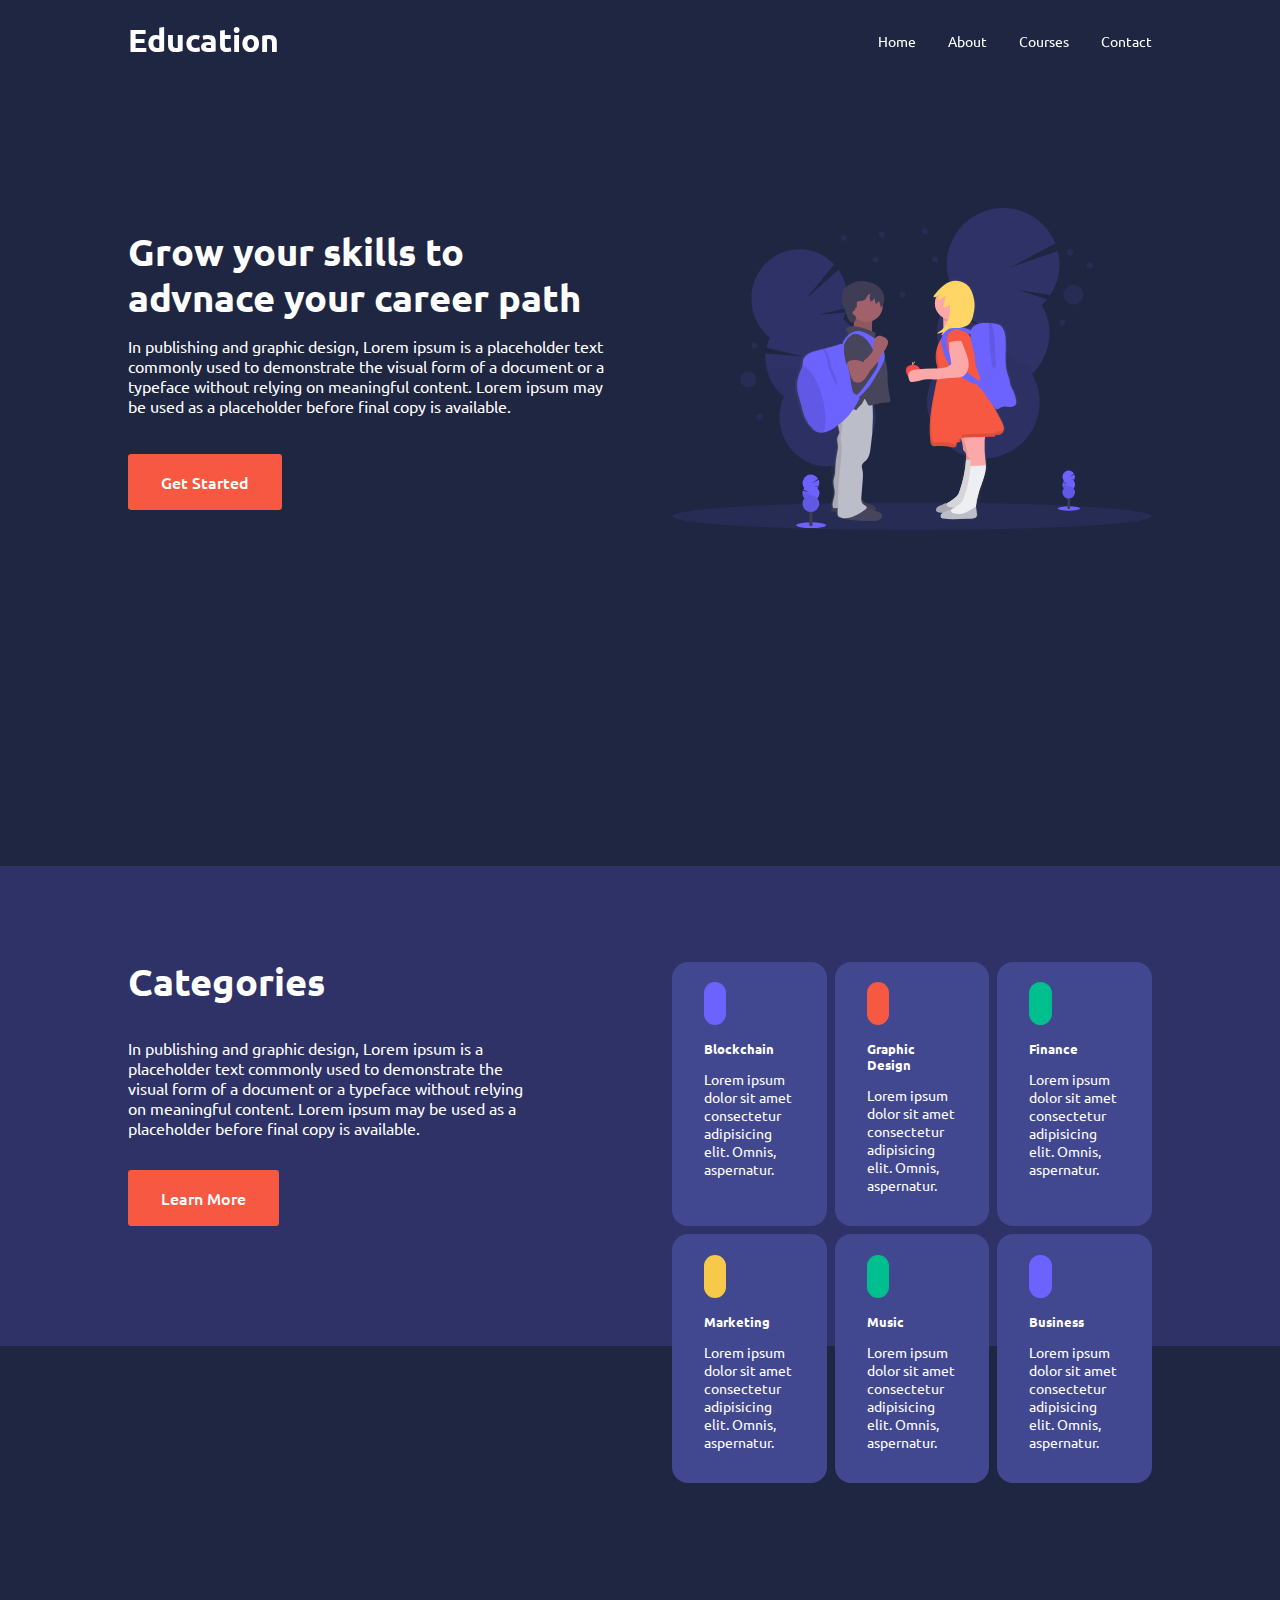
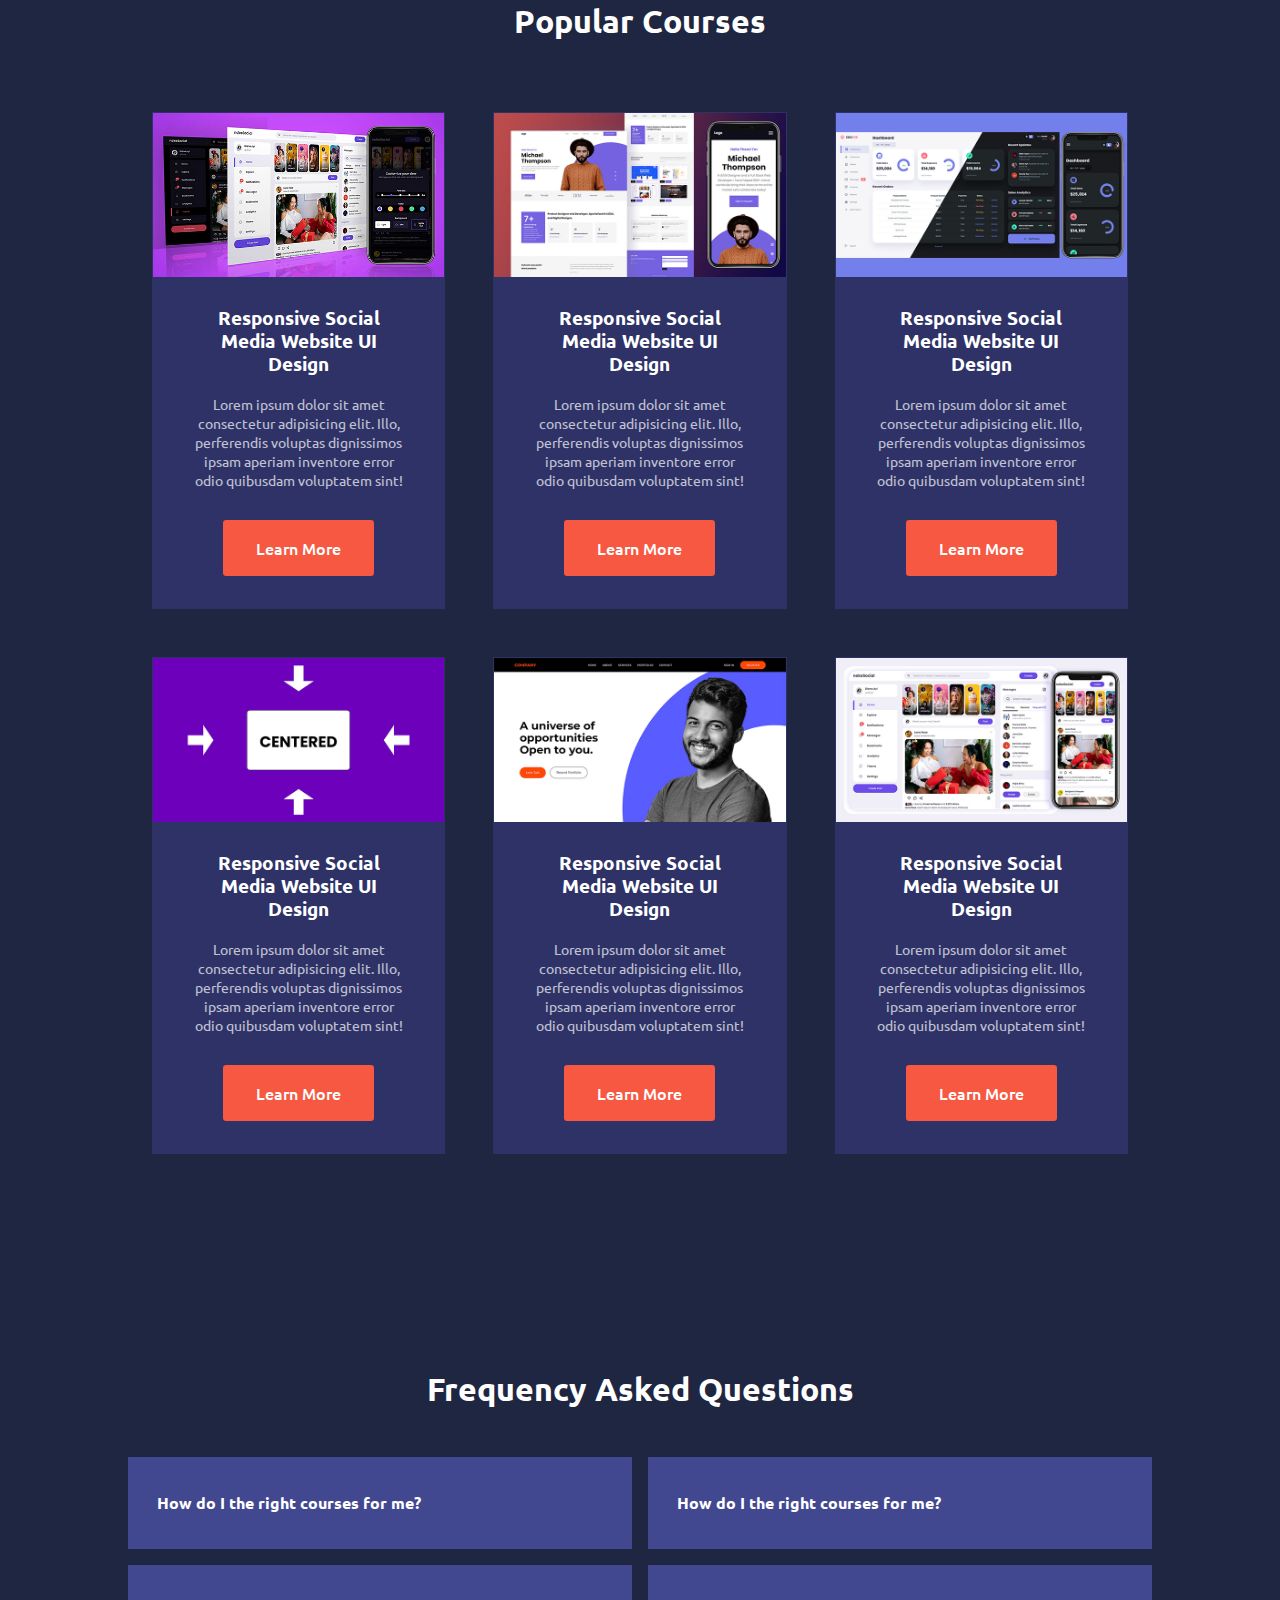
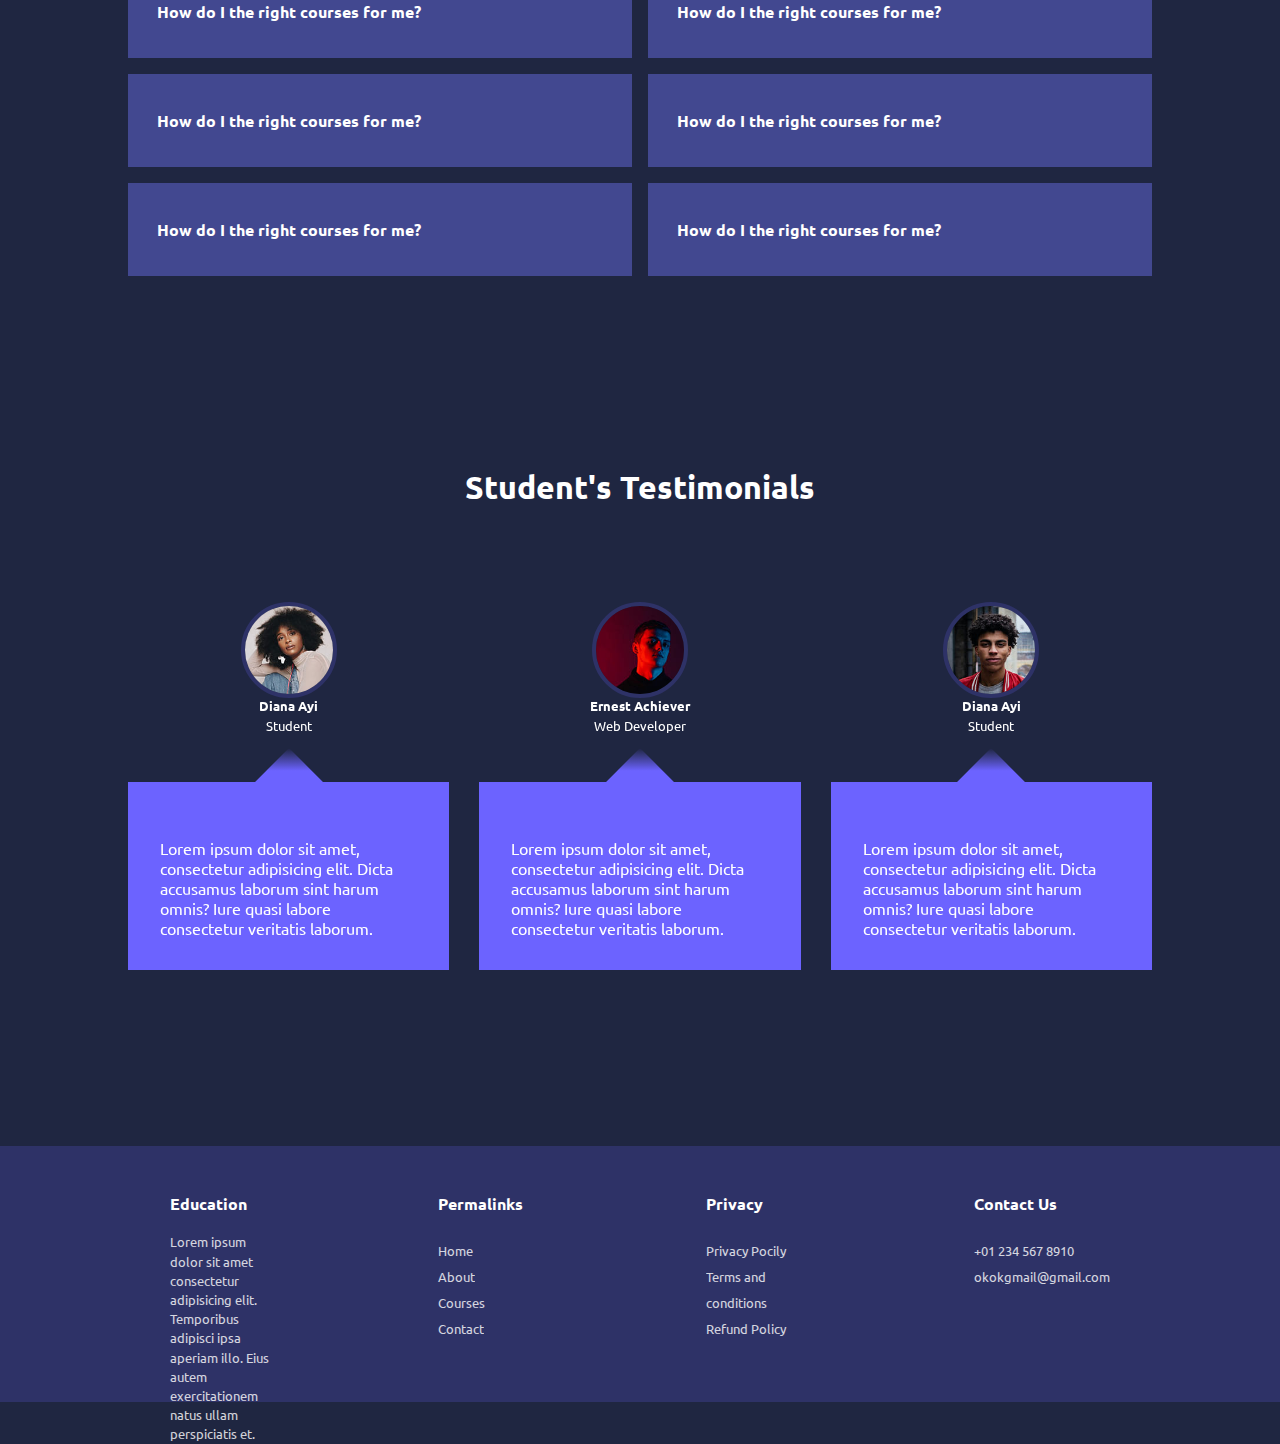
<file: index.html>
<!DOCTYPE html>
<html lang="en">

<head>
  <meta charset="UTF-8">
  <meta http-equiv="X-UA-Compatible" content="IE=edge">
  <meta name="viewport" content="width=device-width, initial-scale=1.0">
  <title>Education School Template</title>

  <!-- ICONSCOUT CDN -->
  <link rel="stylesheet" href="https://unicons.iconscout.com/release/v2.1.6/css/unicons.css">

  <!-- SWIPER JS -->
  <link rel="stylesheet" href="https://unpkg.com/swiper@8/swiper-bundle.min.css" />

  <!-- CUSTOM CSS -->
  <link rel="stylesheet" href="/css/styles.css">
</head>

<body>



  <!-- HEADER -->
  <nav>
    <div class="container nav-container">
      <a href="index.html">
        <h4>Education</h4>
      </a>
      <ul class="nav-menu">
        <li><a href="index.html">Home</a></li>
        <li><a href="about.html">About</a></li>
        <li><a href="courses.html">Courses</a></li>
        <li><a href="contact.html">Contact</a></li>
      </ul>
      <button class="open-menu-btn"><i class="uil uil-list-ui-alt"></i></button>
      <button class="close-menu-btn"><i class="uil uil-times"></i></button>
    </div>
  </nav>



  <!-- HERO -->
  <section class="hero">
    <div class="container hero-container">
      <div class="hero-left">
        <h1>Grow your skills to advnace your career path</h1>
        <p>In publishing and graphic design, Lorem ipsum is a placeholder text commonly used to demonstrate the visual
          form of a document or a typeface without relying on meaningful content. Lorem ipsum may be used as a
          placeholder before final copy is available.</p>
        <a href="index.html" class="btn btn-primary">Get Started</a>
      </div>
      <div class="hero-right">
        <div class="hero-right-image">
          <img src="/images/hero.svg" alt="hero-image">
        </div>
      </div>
    </div>
  </section>



  <!-- CATEGORIES -->
  <section class="categories">
    <div class="container categories-container">
      <div class="categories-left">
        <h1>Categories</h1>
        <p>In publishing and graphic design, Lorem ipsum is a placeholder text commonly used to demonstrate the visual
          form of a document or a typeface without relying on meaningful content. Lorem ipsum may be used as a
          placeholder before final copy is available.</p>
        <a href="#" class="btn btn-primary">Learn More</a>
      </div>
      <div class="categories-right">
        <article class="category">
          <span class="category-icon"><i class="uil uil-bitcoin-circle"></i></span>
          <h5>Blockchain</h5>
          <p>Lorem ipsum dolor sit amet consectetur adipisicing elit. Omnis, aspernatur.</p>
        </article>

        <article class="category">
          <span class="category-icon"><i class="uil uil-palette"></i></span>
          <h5>Graphic Design</h5>
          <p>Lorem ipsum dolor sit amet consectetur adipisicing elit. Omnis, aspernatur.</p>
        </article>

        <article class="category">
          <span class="category-icon"><i class="uil uil-usd-circle"></i></span>
          <h5>Finance</h5>
          <p>Lorem ipsum dolor sit amet consectetur adipisicing elit. Omnis, aspernatur.</p>
        </article>

        <article class="category">
          <span class="category-icon"><i class="uil uil-megaphone"></i></span>
          <h5>Marketing</h5>
          <p>Lorem ipsum dolor sit amet consectetur adipisicing elit. Omnis, aspernatur.</p>
        </article>

        <article class="category">
          <span class="category-icon"><i class="uil uil-music"></i></span>
          <h5>Music</h5>
          <p>Lorem ipsum dolor sit amet consectetur adipisicing elit. Omnis, aspernatur.</p>
        </article>

        <article class="category">
          <span class="category-icon"><i class="uil uil-puzzle-piece"></i></span>
          <h5>Business</h5>
          <p>Lorem ipsum dolor sit amet consectetur adipisicing elit. Omnis, aspernatur.</p>
        </article>
      </div>
    </div>
  </section>



  <!-- COURSES -->
  <section class="courses">
    <h2>Popular Courses</h2>
    <div class="container courses-container">
      <article class="course">
        <img src="/images/course1.jpg" alt="">
        <h3>Responsive Social Media Website UI Design</h3>
        <p>Lorem ipsum dolor sit amet consectetur adipisicing elit. Illo, perferendis voluptas dignissimos ipsam aperiam
          inventore error odio quibusdam voluptatem sint!</p>
        <a href="#" class="btn btn-primary">Learn More</a>
      </article>

      <article class="course">
        <img src="/images/course2.jpg" alt="">
        <h3>Responsive Social Media Website UI Design</h3>
        <p>Lorem ipsum dolor sit amet consectetur adipisicing elit. Illo, perferendis voluptas dignissimos ipsam aperiam
          inventore error odio quibusdam voluptatem sint!</p>
        <a href="#" class="btn btn-primary">Learn More</a>
      </article>

      <article class="course">
        <img src="/images/course3.jpg" alt="">
        <h3>Responsive Social Media Website UI Design</h3>
        <p>Lorem ipsum dolor sit amet consectetur adipisicing elit. Illo, perferendis voluptas dignissimos ipsam aperiam
          inventore error odio quibusdam voluptatem sint!</p>
        <a href="#" class="btn btn-primary">Learn More</a>
      </article>

      <article class="course">
        <img src="/images/course4.jpg" alt="">
        <h3>Responsive Social Media Website UI Design</h3>
        <p>Lorem ipsum dolor sit amet consectetur adipisicing elit. Illo, perferendis voluptas dignissimos ipsam aperiam
          inventore error odio quibusdam voluptatem sint!</p>
        <a href="#" class="btn btn-primary">Learn More</a>
      </article>

      <article class="course">
        <img src="/images/course5.jpg" alt="">
        <h3>Responsive Social Media Website UI Design</h3>
        <p>Lorem ipsum dolor sit amet consectetur adipisicing elit. Illo, perferendis voluptas dignissimos ipsam aperiam
          inventore error odio quibusdam voluptatem sint!</p>
        <a href="#" class="btn btn-primary">Learn More</a>
      </article>

      <article class="course">
        <img src="/images/course6.jpg" alt="">
        <h3>Responsive Social Media Website UI Design</h3>
        <p>Lorem ipsum dolor sit amet consectetur adipisicing elit. Illo, perferendis voluptas dignissimos ipsam aperiam
          inventore error odio quibusdam voluptatem sint!</p>
        <a href="#" class="btn btn-primary">Learn More</a>
      </article>
    </div>
  </section>



  <!-- FAQ -->
  <section class="faqs">
    <h2>Frequency Asked Questions</h2>
    <div class="container faqs-container">
      <article class="faq">
        <div class="faq-icon"><i class="uil uil-plus"></i></div>
        <div class="question-answer">
          <h4>How do I the right courses for me?</h4>
          <p>Lorem ipsum dolor sit amet consectetur, adipisicing elit. Repellendus eius consequuntur aliquam odit rerum
            porro deserunt, at magnam enim eligendi impedit voluptatum aspernatur? Quisquam ducimus alias a hic animi
            minima eos debitis consectetur laudantium nihil commodi cumque explicabo tempore voluptatum, molestias
            aperiam dicta, illum corporis tempora quae quibusdam possimus eum.</p>
        </div>
      </article>

      <article class="faq">
        <div class="faq-icon"><i class="uil uil-plus"></i></div>
        <div class="question-answer">
          <h4>How do I the right courses for me?</h4>
          <p>Lorem ipsum dolor sit amet consectetur adipisicing elit. Nihil aspernatur qui suscipit excepturi numquam
            praesentium in facere cupiditate neque vitae.</p>
        </div>
      </article>

      <article class="faq">
        <div class="faq-icon"><i class="uil uil-plus"></i></div>
        <div class="question-answer">
          <h4>How do I the right courses for me?</h4>
          <p>Lorem ipsum dolor sit amet consectetur adipisicing elit. Nihil aspernatur qui suscipit excepturi numquam
            praesentium in facere cupiditate neque vitae.</p>
        </div>
      </article>

      <article class="faq">
        <div class="faq-icon"><i class="uil uil-plus"></i></div>
        <div class="question-answer">
          <h4>How do I the right courses for me?</h4>
          <p>Lorem ipsum dolor sit amet consectetur adipisicing elit. Nihil aspernatur qui suscipit excepturi numquam
            praesentium in facere cupiditate neque vitae.</p>
        </div>
      </article>

      <article class="faq">
        <div class="faq-icon"><i class="uil uil-plus"></i></div>
        <div class="question-answer">
          <h4>How do I the right courses for me?</h4>
          <p>Lorem ipsum dolor sit amet consectetur adipisicing elit. Nihil aspernatur qui suscipit excepturi numquam
            praesentium in facere cupiditate neque vitae.</p>
        </div>
      </article>

      <article class="faq">
        <div class="faq-icon"><i class="uil uil-plus"></i></div>
        <div class="question-answer">
          <h4>How do I the right courses for me?</h4>
          <p>Lorem ipsum dolor sit amet consectetur adipisicing elit. Nihil aspernatur qui suscipit excepturi numquam
            praesentium in facere cupiditate neque vitae.</p>
        </div>
      </article>

      <article class="faq">
        <div class="faq-icon"><i class="uil uil-plus"></i></div>
        <div class="question-answer">
          <h4>How do I the right courses for me?</h4>
          <p>Lorem ipsum dolor sit amet consectetur adipisicing elit. Nihil aspernatur qui suscipit excepturi numquam
            praesentium in facere cupiditate neque vitae.</p>
        </div>
      </article>

      <article class="faq">
        <div class="faq-icon"><i class="uil uil-plus"></i></div>
        <div class="question-answer">
          <h4>How do I the right courses for me?</h4>
          <p>Lorem ipsum dolor sit amet consectetur adipisicing elit. Nihil aspernatur qui suscipit excepturi numquam
            praesentium in facere cupiditate neque vitae.</p>
        </div>
      </article>
    </div>
  </section>



  <!-- TESTIMONIALS -->
  <section class="container testimonials-container mySwiper">
    <h2>Student's Testimonials</h2>
    <div class="swiper-wrapper">
      <article class="testimonial swiper-slide">
        <div class="avatar">
          <img src="/images/avatar1.jpg" alt="avatar1">
        </div>
        <div class="testimonial-info">
          <h5>Diana Ayi</h5>
          <small>Student</small>
        </div>
        <div class="testimonial-body">
          <p>Lorem ipsum dolor sit amet, consectetur adipisicing elit. Dicta accusamus laborum sint harum omnis? Iure
            quasi labore consectetur veritatis laborum.</p>
        </div>
      </article>

      <article class="testimonial swiper-slide">
        <div class="avatar">
          <img src="/images/avatar2.jpg" alt="avatar2">
        </div>
        <div class="testimonial-info">
          <h5>Ernest Achiever</h5>
          <small>Web Developer</small>
        </div>
        <div class="testimonial-body">
          <p>Lorem ipsum dolor sit amet, consectetur adipisicing elit. Dicta accusamus laborum sint harum omnis? Iure
            quasi labore consectetur veritatis laborum.</p>
        </div>
      </article>

      <article class="testimonial swiper-slide">
        <div class="avatar">
          <img src="/images/avatar3.jpg" alt="avatar3">
        </div>
        <div class="testimonial-info">
          <h5>Diana Ayi</h5>
          <small>Student</small>
        </div>
        <div class="testimonial-body">
          <p>Lorem ipsum dolor sit amet, consectetur adipisicing elit. Dicta accusamus laborum sint harum omnis? Iure
            quasi labore consectetur veritatis laborum.</p>
        </div>
      </article>

      <article class="testimonial swiper-slide">
        <div class="avatar">
          <img src="/images/avatar4.jpg" alt="avatar1">
        </div>
        <div class="testimonial-info">
          <h5>Hajia Bintu</h5>
          <small>Student</small>
        </div>
        <div class="testimonial-body">
          <p>Lorem ipsum dolor sit amet, consectetur adipisicing elit. Dicta accusamus laborum sint harum omnis? Iure
            quasi labore consectetur veritatis laborum.</p>
        </div>
      </article>

      <article class="testimonial swiper-slide">
        <div class="avatar">
          <img src="/images/avatar1.jpg" alt="avatar1">
        </div>
        <div class="testimonial-info">
          <h5>Diana Ayi</h5>
          <small>Student</small>
        </div>
        <div class="testimonial-body">
          <p>Lorem ipsum dolor sit amet, consectetur adipisicing elit. Dicta accusamus laborum sint harum omnis? Iure
            quasi labore consectetur veritatis laborum.</p>
        </div>
      </article>

      <article class="testimonial swiper-slide">
        <div class="avatar">
          <img src="/images/avatar2.jpg" alt="avatar2">
        </div>
        <div class="testimonial-info">
          <h5>Ernest Achiever</h5>
          <small>Web Developer</small>
        </div>
        <div class="testimonial-body">
          <p>Lorem ipsum dolor sit amet, consectetur adipisicing elit. Dicta accusamus laborum sint harum omnis? Iure
            quasi labore consectetur veritatis laborum.</p>
        </div>
      </article>

      <article class="testimonial swiper-slide">
        <div class="avatar">
          <img src="/images/avatar3.jpg" alt="avatar3">
        </div>
        <div class="testimonial-info">
          <h5>Diana Ayi</h5>
          <small>Student</small>
        </div>
        <div class="testimonial-body">
          <p>Lorem ipsum dolor sit amet, consectetur adipisicing elit. Dicta accusamus laborum sint harum omnis? Iure
            quasi labore consectetur veritatis laborum.</p>
        </div>
      </article>

      <article class="testimonial swiper-slide">
        <div class="avatar">
          <img src="/images/avatar4.jpg" alt="avatar1">
        </div>
        <div class="testimonial-info">
          <h5>Hajia Bintu</h5>
          <small>Student</small>
        </div>
        <div class="testimonial-body">
          <p>Lorem ipsum dolor sit amet, consectetur adipisicing elit. Dicta accusamus laborum sint harum omnis? Iure
            quasi labore consectetur veritatis laborum.</p>
        </div>
      </article>
    </div>
  </section>



  <!-- FOOTER -->
  <footer>
    <div class="container footer-container">
      <div class="part">
        <h4>Education</h4>
        <p>Lorem ipsum dolor sit amet consectetur adipisicing elit. Temporibus adipisci ipsa aperiam illo. Eius autem
          exercitationem natus ullam perspiciatis et.</p>
      </div>

      <div class="part">
        <h4>Permalinks</h4>
        <ul>
          <li><a href="index.html">Home</a></li>
          <li><a href="about.html">About</a></li>
          <li><a href="courses.html">Courses</a></li>
          <li><a href="contact.html">Contact</a></li>
        </ul>
      </div>

      <div class="part">
        <h4>Privacy</h4>
        <ul>
          <li><a href="#">Privacy Pocily</a></li>
          <li><a href="#">Terms and conditions</a></li>
          <li><a href="#">Refund Policy</a></li>
        </ul>
      </div>

      <div class="part">
        <h4>Contact Us</h4>
        <ul>
          <li><a href="#">+01 234 567 8910</a></li>
          <li><a href="">okokgmail@gmail.com</a></li>
        </ul>
        <div class="social">
          <i class="uil uil-facebook-f"></i>
          <i class="uil uil-instagram-alt"></i>
          <i class="uil uil-twitter"></i>
          <i class="uil uil-linkedin-alt"></i>
        </div>
      </div>
    </div>
  </footer>



  <!-- SWIPER JS -->
  <script src="https://unpkg.com/swiper@8/swiper-bundle.min.js"></script>

  <!-- CUSTOM JS -->
  <script src="/js/main.js"></script>

</body>

</html>
</file>
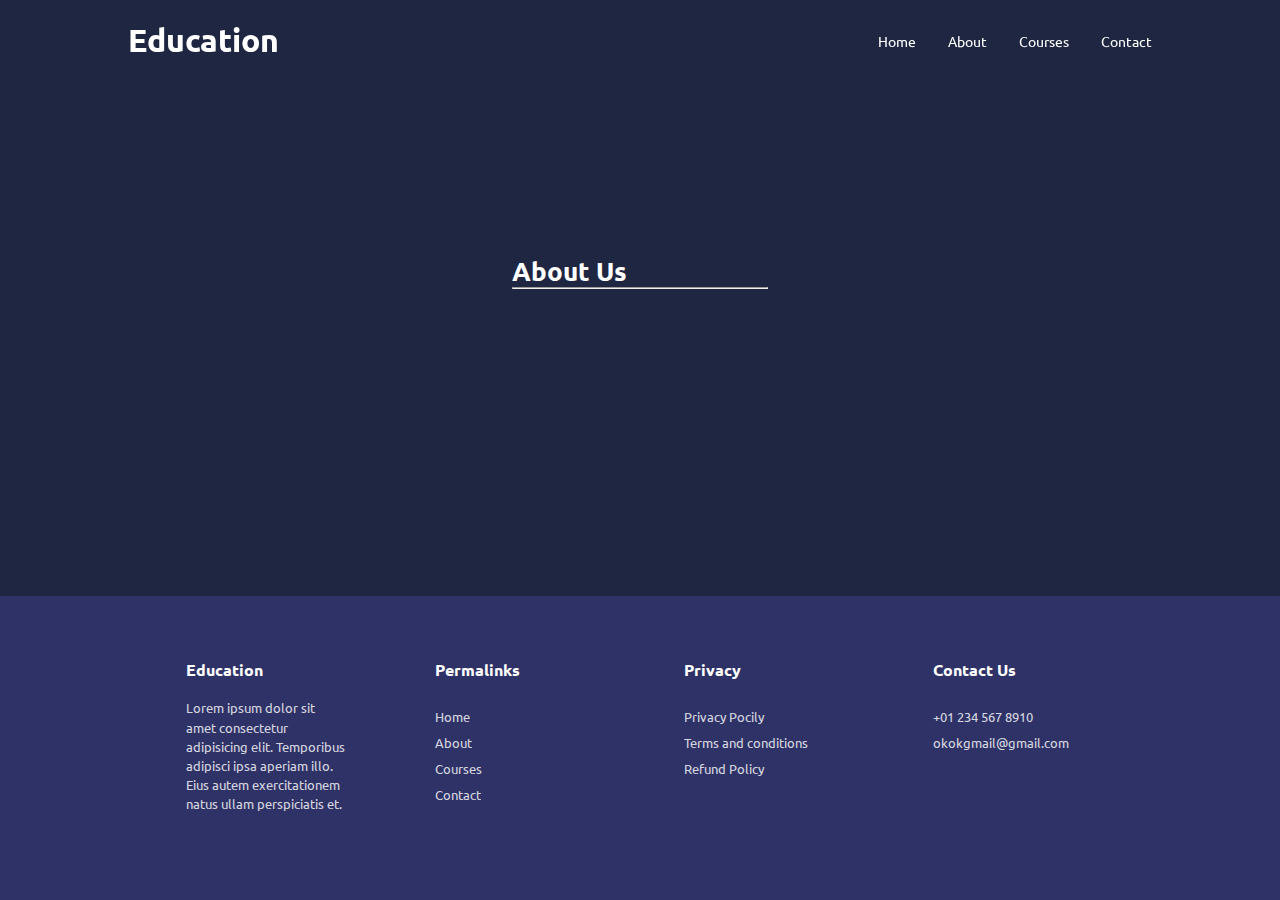
<file: about.html>
<!DOCTYPE html>
<html lang="en">

<head>
    <meta charset="UTF-8">
    <meta http-equiv="X-UA-Compatible" content="IE=edge">
    <meta name="viewport" content="width=device-width, initial-scale=1.0">
    <title>About Us Page</title>

    <!-- ICONSCOUT CDN -->
    <link rel="stylesheet" href="https://unicons.iconscout.com/release/v2.1.6/css/unicons.css">

    <link rel="stylesheet" href="/css/about.css">
</head>

<body>



    <!-- HEADER -->
    <nav>
        <div class="container nav-container">
            <a href="index.html">
                <h4>Education</h4>
            </a>
            <ul class="nav-menu">
                <li><a href="index.html">Home</a></li>
                <li><a href="about.html">About</a></li>
                <li><a href="courses.html">Courses</a></li>
                <li><a href="contact.html">Contact</a></li>
            </ul>
            <button id="open-menu-btn"><i class="uil uil-list-ui-alt"></i></button>
            <button class="close-menu-btn"><i class="uil uil-times"></i></button>
        </div>
    </nav>



    <!-- HERO -->
    <section class="hero">
        <div class="container hero-container">
            <h3>About Us</h3>
            <hr>
        </div>
    </section>


    <!-- FOOTER -->
    <footer>
        <div class="container footer-container">
            <div class="part">
                <h4>Education</h4>
                <p>Lorem ipsum dolor sit amet consectetur adipisicing elit. Temporibus adipisci ipsa aperiam illo. Eius
                    autem
                    exercitationem natus ullam perspiciatis et.</p>
            </div>

            <div class="part">
                <h4>Permalinks</h4>
                <ul>
                    <li><a href="index.html">Home</a></li>
                    <li><a href="about.html">About</a></li>
                    <li><a href="courses.html">Courses</a></li>
                    <li><a href="contact.html">Contact</a></li>
                </ul>
            </div>

            <div class="part">
                <h4>Privacy</h4>
                <ul>
                    <li><a href="#">Privacy Pocily</a></li>
                    <li><a href="#">Terms and conditions</a></li>
                    <li><a href="#">Refund Policy</a></li>
                </ul>
            </div>

            <div class="part">
                <h4>Contact Us</h4>
                <ul>
                    <li><a href="#">+01 234 567 8910</a></li>
                    <li><a href="">okokgmail@gmail.com</a></li>
                </ul>
                <div class="social">
                    <i class="uil uil-facebook-f"></i>
                    <i class="uil uil-instagram-alt"></i>
                    <i class="uil uil-twitter"></i>
                    <i class="uil uil-linkedin-alt"></i>
                </div>
            </div>
        </div>
    </footer>

    <script src="/js/main.js"></script>
</body>

</html>
</file>
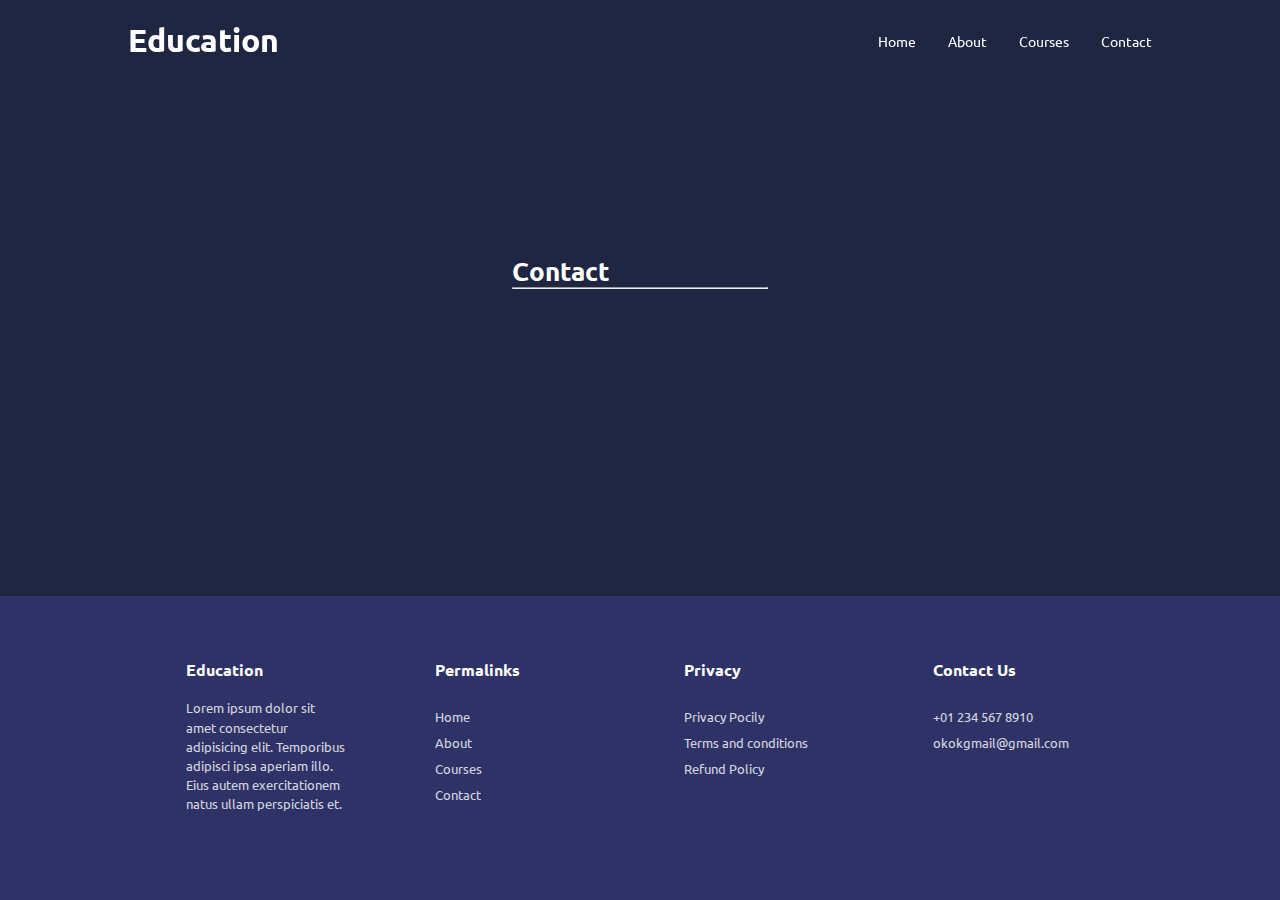
<file: contact.html>
<!DOCTYPE html>
<html lang="en">

<head>
    <meta charset="UTF-8">
    <meta http-equiv="X-UA-Compatible" content="IE=edge">
    <meta name="viewport" content="width=device-width, initial-scale=1.0">
    <title>Contact Page</title>

    <!-- ICONSCOUT CDN -->
    <link rel="stylesheet" href="https://unicons.iconscout.com/release/v2.1.6/css/unicons.css">

    <link rel="stylesheet" href="/css/contact.css">
</head>

<body>



    <!-- HEADER -->
    <nav>
        <div class="container nav-container">
            <a href="index.html">
                <h4>Education</h4>
            </a>
            <ul class="nav-menu">
                <li><a href="index.html">Home</a></li>
                <li><a href="about.html">About</a></li>
                <li><a href="courses.html">Courses</a></li>
                <li><a href="contact.html">Contact</a></li>
            </ul>
            <button id="open-menu-btn"><i class="uil uil-list-ui-alt"></i></button>
            <button class="close-menu-btn"><i class="uil uil-times"></i></button>
        </div>
    </nav>



    <!-- HERO -->
    <section class="hero">
        <div class="container hero-container">
            <h3>Contact</h3>
            <hr>
        </div>
    </section>


    <!-- FOOTER -->
    <footer>
        <div class="container footer-container">
            <div class="part">
                <h4>Education</h4>
                <p>Lorem ipsum dolor sit amet consectetur adipisicing elit. Temporibus adipisci ipsa aperiam illo. Eius
                    autem
                    exercitationem natus ullam perspiciatis et.</p>
            </div>

            <div class="part">
                <h4>Permalinks</h4>
                <ul>
                    <li><a href="index.html">Home</a></li>
                    <li><a href="about.html">About</a></li>
                    <li><a href="courses.html">Courses</a></li>
                    <li><a href="contact.html">Contact</a></li>
                </ul>
            </div>

            <div class="part">
                <h4>Privacy</h4>
                <ul>
                    <li><a href="#">Privacy Pocily</a></li>
                    <li><a href="#">Terms and conditions</a></li>
                    <li><a href="#">Refund Policy</a></li>
                </ul>
            </div>

            <div class="part">
                <h4>Contact Us</h4>
                <ul>
                    <li><a href="#">+01 234 567 8910</a></li>
                    <li><a href="">okokgmail@gmail.com</a></li>
                </ul>
                <div class="social">
                    <i class="uil uil-facebook-f"></i>
                    <i class="uil uil-instagram-alt"></i>
                    <i class="uil uil-twitter"></i>
                    <i class="uil uil-linkedin-alt"></i>
                </div>
            </div>
        </div>
    </footer>

    <script src="/js/main.js"></script>
</body>

</html>
</file>
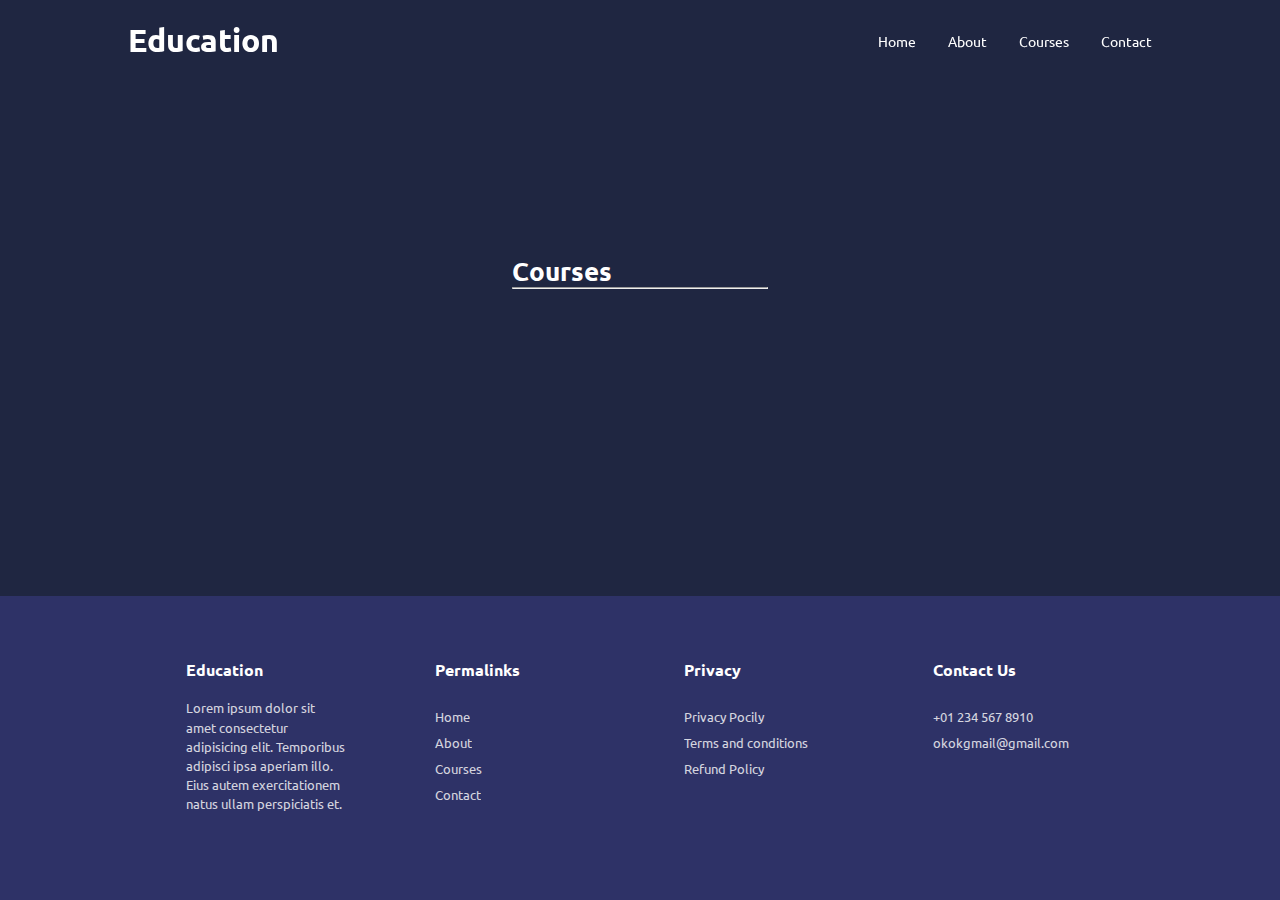
<file: courses.html>
<!DOCTYPE html>
<html lang="en">

<head>
    <meta charset="UTF-8">
    <meta http-equiv="X-UA-Compatible" content="IE=edge">
    <meta name="viewport" content="width=device-width, initial-scale=1.0">
    <title>Courses Page</title>

    <!-- ICONSCOUT CDN -->
    <link rel="stylesheet" href="https://unicons.iconscout.com/release/v2.1.6/css/unicons.css">

    <link rel="stylesheet" href="/css/courses.css">
</head>

<body>



    <!-- HEADER -->
    <nav>
        <div class="container nav-container">
            <a href="index.html">
                <h4>Education</h4>
            </a>
            <ul class="nav-menu">
                <li><a href="index.html">Home</a></li>
                <li><a href="about.html">About</a></li>
                <li><a href="courses.html">Courses</a></li>
                <li><a href="contact.html">Contact</a></li>
            </ul>
            <button id="open-menu-btn"><i class="uil uil-list-ui-alt"></i></button>
            <button class="close-menu-btn"><i class="uil uil-times"></i></button>
        </div>
    </nav>



    <!-- HERO -->
    <section class="hero">
        <div class="container hero-container">
            <h3>Courses</h3>
            <hr>
        </div>
    </section>


    <!-- FOOTER -->
    <footer>
        <div class="container footer-container">
            <div class="part">
                <h4>Education</h4>
                <p>Lorem ipsum dolor sit amet consectetur adipisicing elit. Temporibus adipisci ipsa aperiam illo. Eius
                    autem
                    exercitationem natus ullam perspiciatis et.</p>
            </div>

            <div class="part">
                <h4>Permalinks</h4>
                <ul>
                    <li><a href="index.html">Home</a></li>
                    <li><a href="about.html">About</a></li>
                    <li><a href="courses.html">Courses</a></li>
                    <li><a href="contact.html">Contact</a></li>
                </ul>
            </div>

            <div class="part">
                <h4>Privacy</h4>
                <ul>
                    <li><a href="#">Privacy Pocily</a></li>
                    <li><a href="#">Terms and conditions</a></li>
                    <li><a href="#">Refund Policy</a></li>
                </ul>
            </div>

            <div class="part">
                <h4>Contact Us</h4>
                <ul>
                    <li><a href="#">+01 234 567 8910</a></li>
                    <li><a href="">okokgmail@gmail.com</a></li>
                </ul>
                <div class="social">
                    <i class="uil uil-facebook-f"></i>
                    <i class="uil uil-instagram-alt"></i>
                    <i class="uil uil-twitter"></i>
                    <i class="uil uil-linkedin-alt"></i>
                </div>
            </div>
        </div>
    </footer>

    <script src="/js/main.js"></script>
</body>

</html>
</file>
<file: css/styles.css>
/* Google Font (Montserrat) */
@import url('https://fonts.googleapis.com/css2?family=Merienda:wght@400;700&family=Montserrat+Alternates:wght@300;400;500;600;700&family=Ubuntu:ital,wght@0,300;0,400;0,500;0,700;1,300;1,400;1,500;1,700&display=swap');

/* Genereal Css Styles */
* {
  margin: 0;
  padding: 0;
  box-sizing: border-box;
}

/* Css Variables */
:root {
  /* Colors */
  --primaryColor: #6c63ff;
  --successColor: #00bf8e;
  --warningColor: #f7c94b;
  --dangerColor: #f75842;
  --dangerVariantColor: rgba(247, 88, 66, .4);
  --whiteColor: #fff;
  --lightColor: rgba(255, 255, 255, .7);
  --blackColor: #000;
  --backgroundFirstColor: #1f2641;
  --backgroundSecondColor: #2e3267;
  --backgroundThirdColor: #424890;

  /* Container */
  --containerWidth-lg: 80%;
  --containerWidth-md: 90%;
  --containerWidth-sm: 100%;

  --transition: all 400ms ease;
}

body {
  margin: 0;
  padding: 0;
  font-family: 'Merienda', cursive;
  font-family: 'Montserrat Alternates', sans-serif;
  font-family: 'Ubuntu', sans-serif;
  color: var(--whiteColor);
  background-color: var(--backgroundFirstColor);
}

button {
  border: none;
  outline: none;
  cursor: pointer;
}

a {
  text-decoration: none;
  color: var(--whiteColor);
}

ul {
  list-style-type: none;
}

img {
  width: 100%;
  display: block;
  object-fit: cover;
}

h1,
h2,
h3,
h4,
h5,
h6 {
  line-height: 1.2em;
}

h1 {
  font-size: 2.4em;
}

h2 {
  font-size: 2em;
}

h3 {
  font-size: 1.6em;
}

h4 {
  font-size: 2em;
}

.container {
  width: var(--containerWidth-lg);
  margin: auto;
}

section {
  padding: 6em 0;
}

section h2 {
  text-align: center;
  margin-bottom: 4em;
}

.btn {
  display: inline-block;
  background-color: var(--whiteColor);
  color: var(--blackColor);
  padding: 1em 2em;
  border: 1px solid transparent;
  font-weight: 500;
  transition: var(--transition);
}

.btn:hover {
  background: transparent;
  color: var(--whiteColor);
  border-color: var(--whiteColor);
}

.btn-primary {
  background-color: var(--dangerColor);
  color: var(--whiteColor);
  border-radius: 0.2em;
}



/* HEADER */
nav {
  width: 100%;
  height: 5em;
  position: fixed;
  top: 0;
  z-index: 11;
}

/* change background on scroll */
.window-scroll {
  background-color: var(--primaryColor);
  box-shadow: 0 1em 2em rgba(0, 0, 0, .2);
  transition: var(--transition);
}

nav .nav-container {
  height: 100%;
  display: flex;
  justify-content: space-between;
  align-items: center;
}

nav .nav-container button {
  display: none;
}

nav .nav-container .nav-menu {
  display: flex;
  align-items: center;
  gap: 2em;
}

nav .nav-container .nav-menu li a {
  font-size: .9em;
}

nav .nav-container .nav-menu li a:hover {
  color: var(--dangerColor);
  transition: var(--transition);
}



/* HERO */
.hero {
  position: relative;
  margin-top: 7em;
  overflow: hidden;
  margin-bottom: 5em;
}

.hero .hero-container {
  display: grid;
  grid-template-columns: 1fr 1fr;
  align-items: center;
  gap: 4em;
  height: 100%;
}

.hero .hero-container .hero-left p {
  margin: 1em 0 2.4em;
}



/* CATEGORIES */
.categories {
  background-color: var(--backgroundSecondColor);
  margin-top: 15em;
  height: 30em;
}

.categories .categories-container {
  display: grid;
  grid-template-columns: 1fr 1fr;
  gap: 4em;
}

.categories .categories-container .categories-left {
  margin-right: 4em;
}

.categories .categories-container .categories-left h1 {
  line-height: 1;
  margin-bottom: 1em;
}

.categories .categories-container .categories-left p {
  margin: 1em 0 2em;
}

.categories .categories-container .categories-right {
  display: grid;
  grid-template-columns: repeat(3, 1fr);
  gap: .5em;
}

.categories .categories-container .categories-right .category {
  background-color: var(--backgroundThirdColor);
  padding: 2em;
  border-radius: 1em;
  transition: var(--transition);
  cursor: pointer;
  /* width: 13em; */
}

.categories .categories-container .categories-right .category:hover {
  box-shadow: 0 3em 3em rgba(0, 0, 0, .3);
}

.categories .categories-container .categories-right .category .category-icon {
  background: var(--primaryColor);
  padding: 0.7em;
  border-radius: .9em;
}

.categories .categories-container .categories-right .category:nth-child(2) .category-icon {
  background-color: var(--dangerColor);
}

.categories .categories-container .categories-right .category:nth-child(3) .category-icon {
  background-color: var(--successColor);
}

.categories .categories-container .categories-right .category:nth-child(4) .category-icon {
  background-color: var(--warningColor);
}

.categories .categories-container .categories-right .category:nth-child(5) .category-icon {
  background-color: var(--successColor);
}

.categories .categories-container .categories-right .category:nth-child(6) .category-icon {
  background-color: var(--primaryColor);
}

.categories .categories-container .categories-right .category h5 {
  margin: 2em 0 1em;
}

.categories .categories-container .categories-right .category p {
  font-size: .85em;
}



/* COURSES */
.courses {
  margin-top: 10em;
}

.courses .courses-container {
  display: grid;
  grid-template-columns: 1fr 1fr 1fr;
  margin-top: -5em;
}

.courses .courses-container .course {
  margin: 1.5em;
  background-color: var(--backgroundSecondColor);
  border: 0.1em solid var(--backgroundSecondColor);
  text-align: center;
}

.courses .courses-container .course:hover {
  background-color: var(--backgroundFirstColor);
  transition: var(--transition);
}

.courses .courses-container .course h3 {
  font-size: 1.2em;
  margin: auto;
  width: 70%;
  margin-top: 1.5em;
}

.courses .courses-container .course p {
  font-size: 0.85em;
  line-height: 1.4em;
  padding: 1em;
  margin: auto;
  width: 85%;
  margin-top: 0.5em;
  color: var(--whiteColor);
  opacity: 70%;
}

.courses .courses-container .course a {
  margin-top: 1em;
  margin-bottom: 2em;
}



/* FAQ */
.faqs .faqs-container {
  display: grid;
  grid-template-columns: 1fr 1fr;
  gap: 1em;
  margin-top: -5em;
}

.faqs .faqs-container .faq {
  display: flex;
  align-items: center;
  padding: .8em;
  height: fit-content;
  background-color: var(--backgroundThirdColor);
  cursor: pointer;
  transition: var(--transition);
}

.faqs .faqs-container .faq .faq-icon {
  align-self: flex-start;
  margin-top: 1.4em;
}

.faqs .faqs-container .faq:hover {
  background-color: var(--backgroundSecondColor);
}

.faqs .faqs-container .faq .faq-icon {
  align-self: flex-start;
}

.faqs .faqs-container .faq .question-answer {
  margin: 1em;
}

.faqs .faqs-container .faq .question-answer h4 {
  font-size: 1em;
  line-height: 2.2em;
}

.faqs .faqs-container .faq .question-answer p {
  display: none;
  font-size: .8em;
  margin-top: 2em;
}

.faqs .faqs-container .faq.open p {
  display: block;
}

.faqs .faqs-container .faq.open {
  background-color: var(--backgroundThirdColor);
}



/* FOOTER */
footer {
  padding: 2em;
  background-color: var(--backgroundSecondColor);
  margin-top: 5em;
}

footer .footer-container {
  display: grid;
  grid-template-columns: 1fr 1fr 1fr 1fr;
  gap: 8em;
  align-items: center;
}

footer .footer-container .part {
  padding: 1em;
  align-items: flex-start;
  height: 12em;
}

footer .footer-container .part ul {
  margin-top: 1.5em;
}

footer .footer-container .part ul li {
  line-height: 1.5em;
}

footer .footer-container .part ul li a {
  font-size: 0.8em;
  opacity: 80%;
}

footer .footer-container .part h4 {
  font-size: 1em;
}

footer .footer-container .part p {
  font-size: 0.8em;
  opacity: 80%;
  line-height: 1.5em;
  margin-top: 1.5em;
}

footer .footer-container .part .social {
  margin-top: 1em;
  display: flex;
  align-items: center;
}



/* TESTIMONIALS */
.testimonials-container {
  overflow-x: hidden;
  position: relative;
  margin-bottom: 5em;
}

.testimonials-container .swiper-wrapper {
  margin-top: -4em;
}

.testimonials-container .swiper-wrapper .testimonial {
  padding-top: 2em;
  cursor: pointer;
}

.testimonials-container .swiper-wrapper .testimonial .avatar {
  width: 6em;
  height: 6em;
  border-radius: 50%;
  margin: auto;
  overflow: hidden;
  border: 0.3em solid var(--backgroundSecondColor);
}

.testimonials-container .swiper-wrapper .testimonial .testimonial-info {
  text-align: center;
}

.testimonials-container .swiper-wrapper .testimonial .testimonial-body {
  background-color: var(--primaryColor);
  padding: 2em;
  margin-top: 3em;
}

.testimonials-container .swiper-wrapper .testimonial .testimonial-body::before {
  content: '';
  display: block;
  background: linear-gradient(135deg, transparent, var(--primaryColor), var(--primaryColor), var(--primaryColor));
  width: 3em;
  height: 3em;
  left: 50%;
  margin: auto;
  margin-top: -3.5em;
  margin-bottom: 2em;
  transform: rotate(45deg);
}



/* RESPONSIVE */
@media (max-width: 1100px) {
  .container {
    width: var(--containerWidth-md);
  }

  .categories {
    height: 50em;
    /* margin-bottom: 20em; */
  }

  .categories .categories-container {
    grid-template-columns: 1fr;
  }

  .categories .categories-container .categories-left {
    margin-right: 0em;
  }

  /* FOOTER */
  footer .footer-container {
    grid-template-columns: 1fr 1fr;
    gap: 2em;
  }

}



@media (max-width: 760px) {

  .container {
    width: var(--containerWidth-sm);
  }

  /* HEADER */
  nav {}

  nav .nav-container {
    padding: 2em;
  }

  nav .nav-container h4 {
    font-size: 1.5em;
  }

  nav .nav-container .open-menu-btn {
    display: block;
    font-size: 3em;
    font-weight: bold;
    color: var(--whiteColor);
    background-color: transparent;
  }

  nav .nav-container .nav-menu {
    display: none;
  }

  /* HERO */
  .hero {
    padding: 1em;
    text-align: center;
  }

  .hero .hero-container {
    padding: 2em;
    grid-template-columns: 1fr;
    margin-top: 5em;
  }


  /* CATEGORIES */
  .categories {
    height: 65em;
  }

  .categories .categories-container {
    padding: 1em;
  }

  .categories .categories-container .categories-right {
    grid-template-columns: 1fr 1fr;
  }

  /* COURSES */
  .courses .courses-container {
    grid-template-columns: 1fr 1fr;
  }

  /* FAQ */
  .faqs {
    padding: 1em;
    margin-bottom: 10em;
  }

  .faqs .faqs-container {
    grid-template-columns: 1fr;
  }

  /* TESTIMONIALS */
  .testimonials-container {
    padding: 1em;
  }

  /* FOOTER */
  footer .footer-container {
    grid-template-columns: 1fr;
  }
}

@media (max-width: 520px) {

  /* CATEGORIES */
  .categories {
    height: 95em;
  }

  .categories .categories-container .categories-right {
    grid-template-columns: 1fr;
  }


  /* COURSES */
  .courses .courses-container {
    grid-template-columns: 1fr;
  }
}
</file>
<file: css/about.css>
/* Google Font (Montserrat) */
@import url('https://fonts.googleapis.com/css2?family=Merienda:wght@400;700&family=Montserrat+Alternates:wght@300;400;500;600;700&family=Ubuntu:ital,wght@0,300;0,400;0,500;0,700;1,300;1,400;1,500;1,700&display=swap');

/* Genereal Css Styles */
* {
    margin: 0;
    padding: 0;
    box-sizing: border-box;
}

/* Css Variables */
:root {
    /* Colors */
    --primaryColor: #6c63ff;
    --successColor: #00bf8e;
    --warningColor: #f7c94b;
    --dangerColor: #f75842;
    --dangerVariantColor: rgba(247, 88, 66, .4);
    --whiteColor: #fff;
    --lightColor: rgba(255, 255, 255, .7);
    --blackColor: #000;
    --backgroundFirstColor: #1f2641;
    --backgroundSecondColor: #2e3267;
    --backgroundThirdColor: #424890;

    /* Container */
    --containerWidth-lg: 80%;
    --containerWidth-md: 90%;
    --containerWidth-sm: 94%;

    --transition: all 400ms ease;
}

body {
    margin: 0;
    padding: 0;
    font-family: 'Merienda', cursive;
    font-family: 'Montserrat Alternates', sans-serif;
    font-family: 'Ubuntu', sans-serif;
    color: var(--whiteColor);
    background-color: var(--backgroundFirstColor);
}

button {
    border: none;
    outline: none;
    cursor: pointer;
}

a {
    text-decoration: none;
    color: var(--whiteColor);
}

ul {
    list-style-type: none;
}

img {
    width: 100%;
    display: block;
    object-fit: cover;
}

h1,
h2,
h3,
h4,
h5,
h6 {
    line-height: 1.2em;
}

h1 {
    font-size: 2.4em;
}

h2 {
    font-size: 2em;
}

h3 {
    font-size: 1.6em;
}

h4 {
    font-size: 2em;
}

.container {
    width: var(--containerWidth-lg);
    margin: auto;
}

section {
    padding: 6em 0;
}

section h2 {
    text-align: center;
    margin-bottom: 4em;
}

.btn {
    display: inline-block;
    background-color: var(--whiteColor);
    color: var(--blackColor);
    padding: 1em 2em;
    border: 1px solid transparent;
    font-weight: 500;
    transition: var(--transition);
}

.btn:hover {
    background: transparent;
    color: var(--whiteColor);
    border-color: var(--whiteColor);
}

.btn-primary {
    background-color: var(--dangerColor);
    color: var(--whiteColor);
    border-radius: 0.2em;
}



/* HEADER */
nav {
    width: 100%;
    height: 5em;
    position: fixed;
    top: 0;
    z-index: 11;
}

/* change background on scroll */
.window-scroll {
    background-color: var(--primaryColor);
    box-shadow: 0 1em 2em rgba(0, 0, 0, .2);
    transition: var(--transition);
}

nav .nav-container {
    height: 100%;
    display: flex;
    justify-content: space-between;
    align-items: center;
}

nav .nav-container button {
    display: none;
}

nav .nav-container .nav-menu {
    display: flex;
    align-items: center;
    gap: 2em;
}

nav .nav-container .nav-menu li a {
    font-size: .9em;
}

nav .nav-container .nav-menu li a:hover {
    color: var(--dangerColor);
    transition: var(--transition);
}



/* HERO */
.hero {
    position: relative;
    margin-top: 10em;
    overflow: hidden;
    margin-bottom: 10em;
}

.hero .hero-container {
    width: 20%;
}



/* FOOTER */
footer {
    padding: 2em;
    background-color: var(--backgroundSecondColor);
    margin-top: 5em;
    position: absolute;
    bottom: 0;
    width: 100%;
}

footer .footer-container {
    display: flex;
    gap: 1.5em;
    align-items: center;
}

footer .footer-container .part {
    width: 25%;
    padding: 2em;
    align-items: flex-start;
    height: 15em;
}

footer .footer-container .part ul {
    margin-top: 1.5em;
}

footer .footer-container .part ul li {
    line-height: 1.5em;
}

footer .footer-container .part ul li a {
    font-size: 0.8em;
    opacity: 80%;
}

footer .footer-container .part h4 {
    font-size: 1em;
}

footer .footer-container .part p {
    font-size: 0.8em;
    opacity: 80%;
    line-height: 1.5em;
    margin-top: 1.5em;
}

footer .footer-container .part .social {
    margin-top: 1em;
    display: flex;
    align-items: center;
}
</file>
<file: css/contact.css>
/* Google Font (Montserrat) */
@import url('https://fonts.googleapis.com/css2?family=Merienda:wght@400;700&family=Montserrat+Alternates:wght@300;400;500;600;700&family=Ubuntu:ital,wght@0,300;0,400;0,500;0,700;1,300;1,400;1,500;1,700&display=swap');

/* Genereal Css Styles */
* {
    margin: 0;
    padding: 0;
    box-sizing: border-box;
}

/* Css Variables */
:root {
    /* Colors */
    --primaryColor: #6c63ff;
    --successColor: #00bf8e;
    --warningColor: #f7c94b;
    --dangerColor: #f75842;
    --dangerVariantColor: rgba(247, 88, 66, .4);
    --whiteColor: #fff;
    --lightColor: rgba(255, 255, 255, .7);
    --blackColor: #000;
    --backgroundFirstColor: #1f2641;
    --backgroundSecondColor: #2e3267;
    --backgroundThirdColor: #424890;

    /* Container */
    --containerWidth-lg: 80%;
    --containerWidth-md: 90%;
    --containerWidth-sm: 94%;

    --transition: all 400ms ease;
}

body {
    margin: 0;
    padding: 0;
    font-family: 'Merienda', cursive;
    font-family: 'Montserrat Alternates', sans-serif;
    font-family: 'Ubuntu', sans-serif;
    color: var(--whiteColor);
    background-color: var(--backgroundFirstColor);
}

button {
    border: none;
    outline: none;
    cursor: pointer;
}

a {
    text-decoration: none;
    color: var(--whiteColor);
}

ul {
    list-style-type: none;
}

img {
    width: 100%;
    display: block;
    object-fit: cover;
}

h1,
h2,
h3,
h4,
h5,
h6 {
    line-height: 1.2em;
}

h1 {
    font-size: 2.4em;
}

h2 {
    font-size: 2em;
}

h3 {
    font-size: 1.6em;
}

h4 {
    font-size: 2em;
}

.container {
    width: var(--containerWidth-lg);
    margin: auto;
}

section {
    padding: 6em 0;
}

section h2 {
    text-align: center;
    margin-bottom: 4em;
}

.btn {
    display: inline-block;
    background-color: var(--whiteColor);
    color: var(--blackColor);
    padding: 1em 2em;
    border: 1px solid transparent;
    font-weight: 500;
    transition: var(--transition);
}

.btn:hover {
    background: transparent;
    color: var(--whiteColor);
    border-color: var(--whiteColor);
}

.btn-primary {
    background-color: var(--dangerColor);
    color: var(--whiteColor);
    border-radius: 0.2em;
}



/* HEADER */
nav {
    width: 100%;
    height: 5em;
    position: fixed;
    top: 0;
    z-index: 11;
}

/* change background on scroll */
.window-scroll {
    background-color: var(--primaryColor);
    box-shadow: 0 1em 2em rgba(0, 0, 0, .2);
    transition: var(--transition);
}

nav .nav-container {
    height: 100%;
    display: flex;
    justify-content: space-between;
    align-items: center;
}

nav .nav-container button {
    display: none;
}

nav .nav-container .nav-menu {
    display: flex;
    align-items: center;
    gap: 2em;
}

nav .nav-container .nav-menu li a {
    font-size: .9em;
}

nav .nav-container .nav-menu li a:hover {
    color: var(--dangerColor);
    transition: var(--transition);
}



/* HERO */
.hero {
    position: relative;
    margin-top: 10em;
    overflow: hidden;
    margin-bottom: 10em;
}

.hero .hero-container {
    width: 20%;
}



/* FOOTER */
footer {
    padding: 2em;
    background-color: var(--backgroundSecondColor);
    margin-top: 5em;
    position: absolute;
    bottom: 0;
    width: 100%;
}

footer .footer-container {
    display: flex;
    gap: 1.5em;
    align-items: center;
}

footer .footer-container .part {
    width: 25%;
    padding: 2em;
    align-items: flex-start;
    height: 15em;
}

footer .footer-container .part ul {
    margin-top: 1.5em;
}

footer .footer-container .part ul li {
    line-height: 1.5em;
}

footer .footer-container .part ul li a {
    font-size: 0.8em;
    opacity: 80%;
}

footer .footer-container .part h4 {
    font-size: 1em;
}

footer .footer-container .part p {
    font-size: 0.8em;
    opacity: 80%;
    line-height: 1.5em;
    margin-top: 1.5em;
}

footer .footer-container .part .social {
    margin-top: 1em;
    display: flex;
    align-items: center;
}
</file>
<file: css/courses.css>
/* Google Font (Montserrat) */
@import url('https://fonts.googleapis.com/css2?family=Merienda:wght@400;700&family=Montserrat+Alternates:wght@300;400;500;600;700&family=Ubuntu:ital,wght@0,300;0,400;0,500;0,700;1,300;1,400;1,500;1,700&display=swap');

/* Genereal Css Styles */
* {
    margin: 0;
    padding: 0;
    box-sizing: border-box;
}

/* Css Variables */
:root {
    /* Colors */
    --primaryColor: #6c63ff;
    --successColor: #00bf8e;
    --warningColor: #f7c94b;
    --dangerColor: #f75842;
    --dangerVariantColor: rgba(247, 88, 66, .4);
    --whiteColor: #fff;
    --lightColor: rgba(255, 255, 255, .7);
    --blackColor: #000;
    --backgroundFirstColor: #1f2641;
    --backgroundSecondColor: #2e3267;
    --backgroundThirdColor: #424890;

    /* Container */
    --containerWidth-lg: 80%;
    --containerWidth-md: 90%;
    --containerWidth-sm: 94%;

    --transition: all 400ms ease;
}

body {
    margin: 0;
    padding: 0;
    font-family: 'Merienda', cursive;
    font-family: 'Montserrat Alternates', sans-serif;
    font-family: 'Ubuntu', sans-serif;
    color: var(--whiteColor);
    background-color: var(--backgroundFirstColor);
}

button {
    border: none;
    outline: none;
    cursor: pointer;
}

a {
    text-decoration: none;
    color: var(--whiteColor);
}

ul {
    list-style-type: none;
}

img {
    width: 100%;
    display: block;
    object-fit: cover;
}

h1,
h2,
h3,
h4,
h5,
h6 {
    line-height: 1.2em;
}

h1 {
    font-size: 2.4em;
}

h2 {
    font-size: 2em;
}

h3 {
    font-size: 1.6em;
}

h4 {
    font-size: 2em;
}

.container {
    width: var(--containerWidth-lg);
    margin: auto;
}

section {
    padding: 6em 0;
}

section h2 {
    text-align: center;
    margin-bottom: 4em;
}

.btn {
    display: inline-block;
    background-color: var(--whiteColor);
    color: var(--blackColor);
    padding: 1em 2em;
    border: 1px solid transparent;
    font-weight: 500;
    transition: var(--transition);
}

.btn:hover {
    background: transparent;
    color: var(--whiteColor);
    border-color: var(--whiteColor);
}

.btn-primary {
    background-color: var(--dangerColor);
    color: var(--whiteColor);
    border-radius: 0.2em;
}



/* HEADER */
nav {
    width: 100%;
    height: 5em;
    position: fixed;
    top: 0;
    z-index: 11;
}

/* change background on scroll */
.window-scroll {
    background-color: var(--primaryColor);
    box-shadow: 0 1em 2em rgba(0, 0, 0, .2);
    transition: var(--transition);
}

nav .nav-container {
    height: 100%;
    display: flex;
    justify-content: space-between;
    align-items: center;
}

nav .nav-container button {
    display: none;
}

nav .nav-container .nav-menu {
    display: flex;
    align-items: center;
    gap: 2em;
}

nav .nav-container .nav-menu li a {
    font-size: .9em;
}

nav .nav-container .nav-menu li a:hover {
    color: var(--dangerColor);
    transition: var(--transition);
}



/* HERO */
.hero {
    position: relative;
    margin-top: 10em;
    overflow: hidden;
    margin-bottom: 10em;
}

.hero .hero-container {
    width: 20%;
}



/* FOOTER */
footer {
    padding: 2em;
    background-color: var(--backgroundSecondColor);
    margin-top: 5em;
    position: absolute;
    bottom: 0;
    width: 100%;
}

footer .footer-container {
    display: flex;
    gap: 1.5em;
    align-items: center;
}

footer .footer-container .part {
    width: 25%;
    padding: 2em;
    align-items: flex-start;
    height: 15em;
}

footer .footer-container .part ul {
    margin-top: 1.5em;
}

footer .footer-container .part ul li {
    line-height: 1.5em;
}

footer .footer-container .part ul li a {
    font-size: 0.8em;
    opacity: 80%;
}

footer .footer-container .part h4 {
    font-size: 1em;
}

footer .footer-container .part p {
    font-size: 0.8em;
    opacity: 80%;
    line-height: 1.5em;
    margin-top: 1.5em;
}

footer .footer-container .part .social {
    margin-top: 1em;
    display: flex;
    align-items: center;
}


/* RESPONSIVE */
@media (max-width: 1100px) {
    .container {
        width: var(--containerWidth-md);
    }

    .categories {
        height: 50em;
        /* margin-bottom: 20em; */
    }

    .categories .categories-container {
        grid-template-columns: 1fr;
    }

    .categories .categories-container .categories-left {
        margin-right: 0em;
    }

    /* FOOTER */
    footer .footer-container {
        grid-template-columns: 1fr 1fr;
        gap: 2em;
    }

}



@media (max-width: 760px) {

    .container {
        width: var(--containerWidth-sm);
    }

    /* HEADER */
    nav {}

    nav .nav-container {
        padding: 2em;
    }

    nav .nav-container h4 {
        font-size: 1.5em;
    }

    nav .nav-container .open-menu-btn {
        display: block;
        font-size: 3em;
        font-weight: bold;
        color: var(--whiteColor);
        background-color: transparent;
    }

    nav .nav-container .nav-menu {
        display: none;
    }

    /* HERO */
    .hero {
        padding: 1em;
        text-align: center;
    }

    .hero .hero-container {
        padding: 2em;
        grid-template-columns: 1fr;
        margin-top: 5em;
    }


    /* CATEGORIES */
    .categories {
        height: 65em;
    }

    .categories .categories-container {
        padding: 1em;
    }

    .categories .categories-container .categories-right {
        grid-template-columns: 1fr 1fr;
    }

    /* COURSES */
    .courses .courses-container {
        grid-template-columns: 1fr 1fr;
    }

    /* FAQ */
    .faqs {
        padding: 1em;
        margin-bottom: 10em;
    }

    .faqs .faqs-container {
        grid-template-columns: 1fr;
    }

    /* TESTIMONIALS */
    .testimonials-container {
        padding: 1em;
    }

    /* FOOTER */
    footer .footer-container {
        grid-template-columns: 1fr;
    }
}

@media (max-width: 520px) {

    /* CATEGORIES */
    .categories {
        height: 95em;
    }

    .categories .categories-container .categories-right {
        grid-template-columns: 1fr;
    }


    /* COURSES */
    .courses .courses-container {
        grid-template-columns: 1fr;
    }
}
</file>
